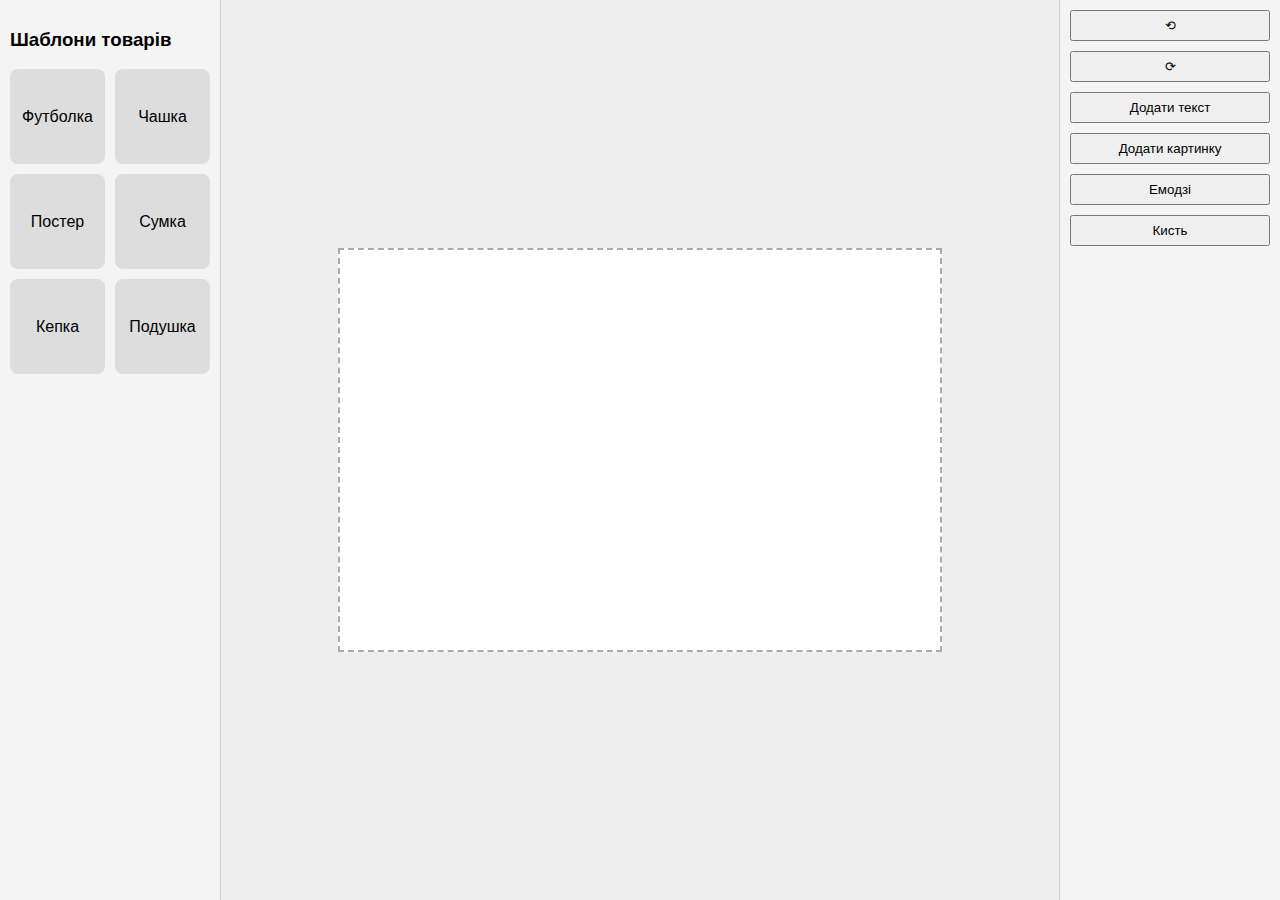
<file: editor/index.html>
<!DOCTYPE html>
<html lang="uk">
<head>
<meta charset="UTF-8">
<meta name="viewport" content="width=device-width, initial-scale=1.0">
<title>Редактор товарів</title>
<link rel="stylesheet" href="main.css">
</head>
<body>
<div class="editor-container">

  <!-- Ліва панель: шаблони товарів -->
  <aside class="sidebar-left">
    <h3>Шаблони товарів</h3>
    <div class="templates-grid" id="templatesGrid"></div>
  </aside>

  <!-- Поле редагування -->
  <main class="editor-area">
    <div class="contentWrapper">
      <div id="editField" class="edit-field"></div>
    </div>
  </main>

  <!-- Права панель: інструменти -->
  <aside class="sidebar-right">

    <!-- Undo / Redo -->
    <button id="undoBtn">⟲</button>
    <button id="redoBtn">⟳</button>

    <!-- Додати текст -->
    <button id="addTextBtn">Додати текст</button>
    <div id="textSettings" class="popup hidden">
      <label>Шрифт:
        <select id="fontSelect">
          <option value="Arial">Arial</option>
          <option value="Verdana">Verdana</option>
          <option value="Times New Roman">Times New Roman</option>
        </select>
      </label>
      <label>Колір тексту: <input type="color" id="textColor" value="#000000"></label>
      <label>Розмір: <input type="number" id="fontSize" value="24" min="8" max="200"></label>
    </div>

    <!-- Додати картинку -->
    <button id="addImageBtn">Додати картинку</button>

    <!-- Емодзі -->
    <button id="emojiBtn">Емодзі</button>
    <div id="emojiPanel" class="popup hidden"></div>

    <!-- Кисть -->
    <button id="brushBtn">Кисть</button>

  </aside>

</div>
<script src="main.js"></script>
</body>
</html>
</file>
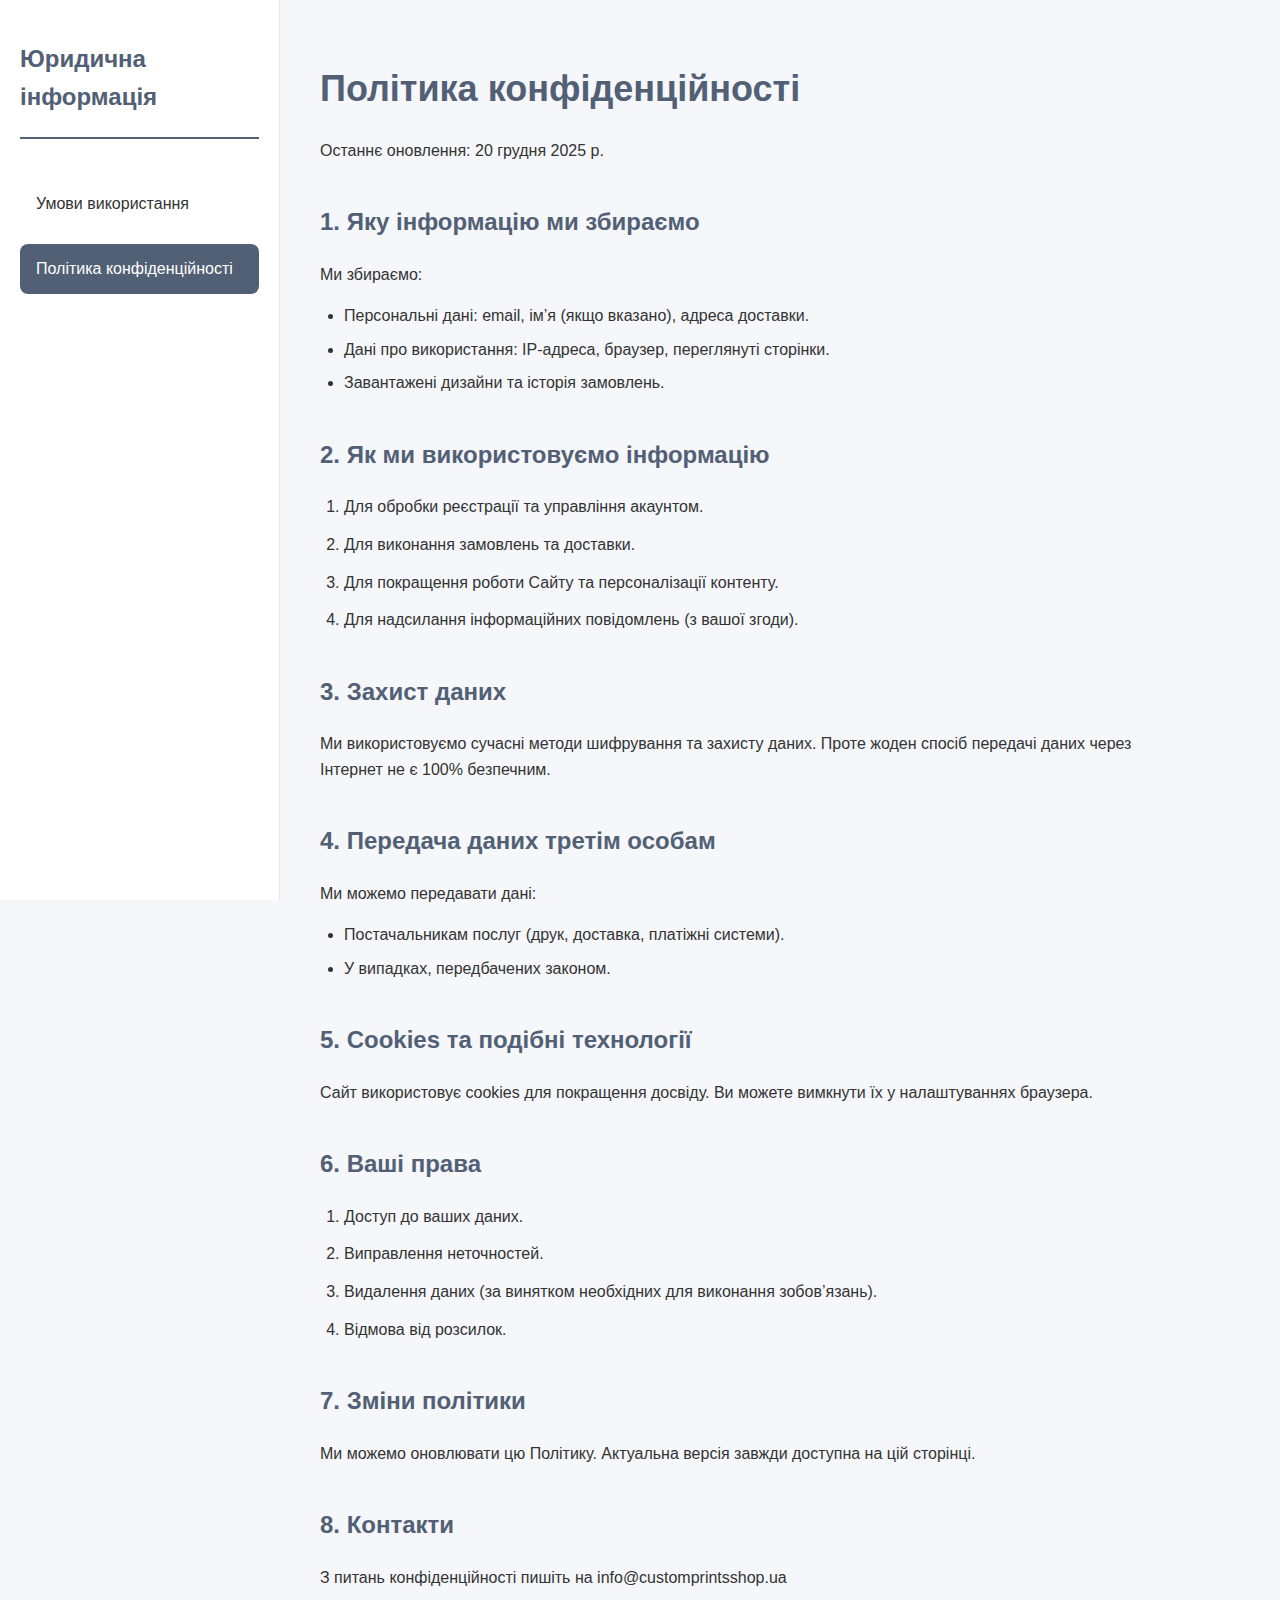
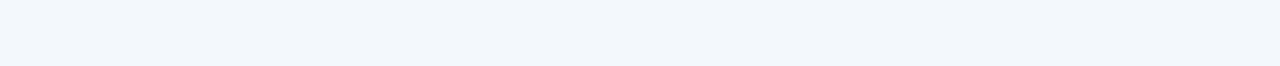
<file: docs/legal/privacy.html>
<!DOCTYPE html>
<html lang="uk">
<head>
  <meta charset="UTF-8">
  <meta name="viewport" content="width=device-width, initial-scale=1.0">
  <title>Політика конфіденційності — Custom Prints Shop</title>
  <link rel="stylesheet" href="main.css">
</head>
<body>
  <div class="container">
    <!-- Бокове меню -->
    <aside class="sidebar">
      <h2>Юридична інформація</h2>
      <ul>
        <li><a href="terms.html">Умови використання</a></li>
        <li><a href="privacy.html" class="active">Політика конфіденційності</a></li>
      </ul>
    </aside>

    <!-- Основний контент -->
    <main class="content">
      <h1>Політика конфіденційності</h1>
      <p>Останнє оновлення: 20 грудня 2025 р.</p>

      <h2>1. Яку інформацію ми збираємо</h2>
      <p>Ми збираємо:</p>
      <ul>
        <li>Персональні дані: email, ім’я (якщо вказано), адреса доставки.</li>
        <li>Дані про використання: IP-адреса, браузер, переглянуті сторінки.</li>
        <li>Завантажені дизайни та історія замовлень.</li>
      </ul>

      <h2>2. Як ми використовуємо інформацію</h2>
      <ol>
        <li>Для обробки реєстрації та управління акаунтом.</li>
        <li>Для виконання замовлень та доставки.</li>
        <li>Для покращення роботи Сайту та персоналізації контенту.</li>
        <li>Для надсилання інформаційних повідомлень (з вашої згоди).</li>
      </ol>

      <h2>3. Захист даних</h2>
      <p>Ми використовуємо сучасні методи шифрування та захисту даних. Проте жоден спосіб передачі даних через Інтернет не є 100% безпечним.</p>

      <h2>4. Передача даних третім особам</h2>
      <p>Ми можемо передавати дані:</p>
      <ul>
        <li>Постачальникам послуг (друк, доставка, платіжні системи).</li>
        <li>У випадках, передбачених законом.</li>
      </ul>

      <h2>5. Cookies та подібні технології</h2>
      <p>Сайт використовує cookies для покращення досвіду. Ви можете вимкнути їх у налаштуваннях браузера.</p>

      <h2>6. Ваші права</h2>
      <ol>
        <li>Доступ до ваших даних.</li>
        <li>Виправлення неточностей.</li>
        <li>Видалення даних (за винятком необхідних для виконання зобов’язань).</li>
        <li>Відмова від розсилок.</li>
      </ol>

      <h2>7. Зміни політики</h2>
      <p>Ми можемо оновлювати цю Політику. Актуальна версія завжди доступна на цій сторінці.</p>

      <h2>8. Контакти</h2>
      <p>З питань конфіденційності пишіть на info@customprintsshop.ua</p>
    </main>
  </div>
</body>
</html>
</file>
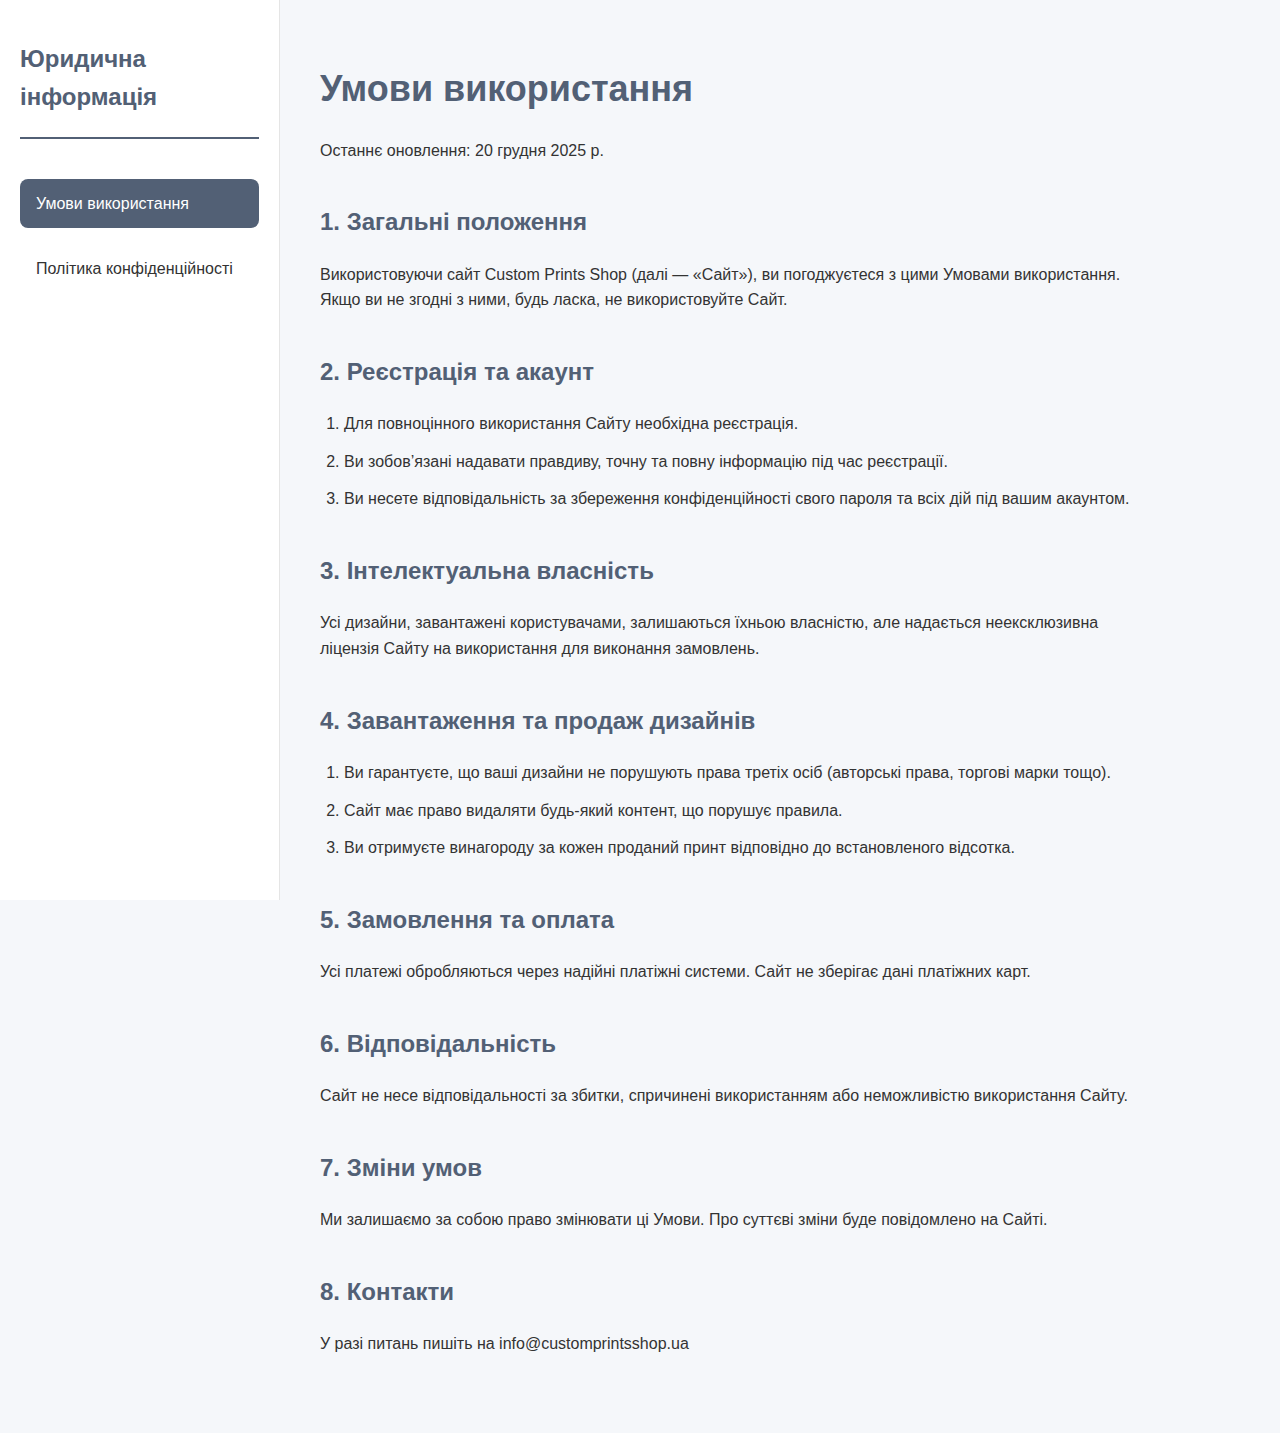
<file: docs/legal/terms.html>
<!DOCTYPE html>
<html lang="uk">
<head>
  <meta charset="UTF-8">
  <meta name="viewport" content="width=device-width, initial-scale=1.0">
  <title>Умови використання — Custom Prints Shop</title>
  <link rel="stylesheet" href="main.css">
</head>
<body>
  <div class="container">
    <!-- Бокове меню -->
    <aside class="sidebar">
      <h2>Юридична інформація</h2>
      <ul>
        <li><a href="terms.html" class="active">Умови використання</a></li>
        <li><a href="privacy.html">Політика конфіденційності</a></li>
      </ul>
    </aside>

    <!-- Основний контент -->
    <main class="content">
      <h1>Умови використання</h1>
      <p>Останнє оновлення: 20 грудня 2025 р.</p>

      <h2>1. Загальні положення</h2>
      <p>Використовуючи сайт Custom Prints Shop (далі — «Сайт»), ви погоджуєтеся з цими Умовами використання. Якщо ви не згодні з ними, будь ласка, не використовуйте Сайт.</p>

      <h2>2. Реєстрація та акаунт</h2>
      <ol>
        <li>Для повноцінного використання Сайту необхідна реєстрація.</li>
        <li>Ви зобов’язані надавати правдиву, точну та повну інформацію під час реєстрації.</li>
        <li>Ви несете відповідальність за збереження конфіденційності свого пароля та всіх дій під вашим акаунтом.</li>
      </ol>

      <h2>3. Інтелектуальна власність</h2>
      <p>Усі дизайни, завантажені користувачами, залишаються їхньою власністю, але надається неексклюзивна ліцензія Сайту на використання для виконання замовлень.</p>

      <h2>4. Завантаження та продаж дизайнів</h2>
      <ol>
        <li>Ви гарантуєте, що ваші дизайни не порушують права третіх осіб (авторські права, торгові марки тощо).</li>
        <li>Сайт має право видаляти будь-який контент, що порушує правила.</li>
        <li>Ви отримуєте винагороду за кожен проданий принт відповідно до встановленого відсотка.</li>
      </ol>

      <h2>5. Замовлення та оплата</h2>
      <p>Усі платежі обробляються через надійні платіжні системи. Сайт не зберігає дані платіжних карт.</p>

      <h2>6. Відповідальність</h2>
      <p>Сайт не несе відповідальності за збитки, спричинені використанням або неможливістю використання Сайту.</p>

      <h2>7. Зміни умов</h2>
      <p>Ми залишаємо за собою право змінювати ці Умови. Про суттєві зміни буде повідомлено на Сайті.</p>

      <h2>8. Контакти</h2>
      <p>У разі питань пишіть на info@customprintsshop.ua</p>
    </main>
  </div>
</body>
</html>
</file>
<file: editor/main.css>
body, html { margin:0; padding:0; font-family:Arial; height:100%; }
.editor-container { display:flex; height:100vh; }

.sidebar-left, .sidebar-right {
  width: 200px; background:#f4f4f4; padding:10px; overflow-y:auto;
}
.sidebar-left { border-right:1px solid #ccc; }
.sidebar-right { border-left:1px solid #ccc; }

.templates-grid { display:grid; grid-template-columns:1fr 1fr; gap:10px; }
.template-btn { width:100%; aspect-ratio:1; background:#ddd; display:flex;
  flex-direction:column; align-items:center; justify-content:center; cursor:pointer;
  border-radius:8px; transition:transform 0.2s; }
.template-btn:hover { transform:scale(1.05); }
.template-btn span { font-size:12px; margin-top:4px; }

.editor-area { flex:1; position:relative; background:#eee; display:flex; align-items:center; justify-content:center; overflow:hidden; }
.contentWrapper { position:relative; width:600px; height:400px; border:2px dashed #aaa; background:#fff; overflow:hidden; }
#brushCanvas { position:absolute; top:0; left:0; z-index:100; pointer-events:none; }

.edit-field { position:relative; width:100%; height:100%; }

.draggable { position:absolute; cursor:grab; user-select:none; }
.draggable:active { cursor:grabbing; }

.resizer { width:8px; height:8px; background:#000; position:absolute; z-index:10; }
.resizer.nw { cursor:nwse-resize; top:-4px; left:-4px; }
.resizer.ne { cursor:nesw-resize; top:-4px; right:-4px; }
.resizer.sw { cursor:nesw-resize; bottom:-4px; left:-4px; }
.resizer.se { cursor:nwse-resize; bottom:-4px; right:-4px; }
.resizer.n { cursor:ns-resize; top:-4px; left:50%; transform:translateX(-50%); }
.resizer.s { cursor:ns-resize; bottom:-4px; left:50%; transform:translateX(-50%); }
.resizer.e { cursor:ew-resize; right:-4px; top:50%; transform:translateY(-50%); }
.resizer.w { cursor:ew-resize; left:-4px; top:50%; transform:translateY(-50%); }

button { display:block; width:100%; margin-bottom:10px; padding:6px; }

.settings-panel { display:flex; flex-direction:column; padding:5px; background:#fff; border:1px solid #aaa; border-radius:0; margin-bottom:10px; max-height:200px; overflow-y:auto; }
.hidden { display:none; }
</file>
<file: docs/legal/main.css>
* { margin:0; padding:0; box-sizing:border-box; }
body { font-family: -apple-system, BlinkMacSystemFont, 'Segoe UI', Roboto, sans-serif;
       background:#f5f7fa; color:#333; line-height:1.6; }

.container {
  display: flex;
  min-height: 100vh;
}

/* Бокове меню */
.sidebar {
  width: 280px;
  background: #fff;
  padding: 40px 20px;
  border-right: 1px solid #e5e5e5;
  position: fixed;
  height: 100%;
  overflow-y: auto;
}

.sidebar h2 {
  font-size: 24px;
  color: #526075;
  margin-bottom: 40px;
  padding-bottom: 20px;
  border-bottom: 2px solid #526075;
}

.sidebar ul {
  list-style: none;
}

.sidebar ul li {
  margin-bottom: 16px;
}

.sidebar ul a {
  display: block;
  padding: 12px 16px;
  font-size: 16px;
  color: #333;
  text-decoration: none;
  border-radius: 8px;
  transition: all 0.2s;
}

.sidebar ul a:hover,
.sidebar ul a.active {
  background: #526075;
  color: #fff;
}

/* Основний контент */
.content {
  flex: 1;
  margin-left: 280px;
  padding: 60px 40px;
  max-width: 900px;
}

.content h1 {
  font-size: 36px;
  color: #526075;
  margin-bottom: 20px;
}

.content h2 {
  font-size: 24px;
  color: #526075;
  margin: 40px 0 20px;
}

.content h3 {
  font-size: 18px;
  margin: 24px 0 12px;
}

.content p {
  margin-bottom: 16px;
  font-size: 16px;
}

.content ol {
  padding-left: 24px;
  margin-bottom: 20px;
}

.content ol li {
  margin-bottom: 12px;
}

.content ul {
  padding-left: 24px;
  margin-bottom: 16px;
}

.content ul li {
  margin-bottom: 8px;
}

/* Адаптив */
@media (max-width: 868px) {
  .container { flex-direction: column; }
  .sidebar {
    position: static;
    width: 100%;
    height: auto;
    border-right: none;
    border-bottom: 1px solid #e5e5e5;
    padding-bottom: 20px;
  }
  .sidebar ul {
    display: flex;
    gap: 16px;
  }
  .sidebar ul a {
    padding: 10px 16px;
    font-size: 15px;
  }
  .content {
    margin-left: 0;
    padding: 40px 20px;
  }
}
</file>
